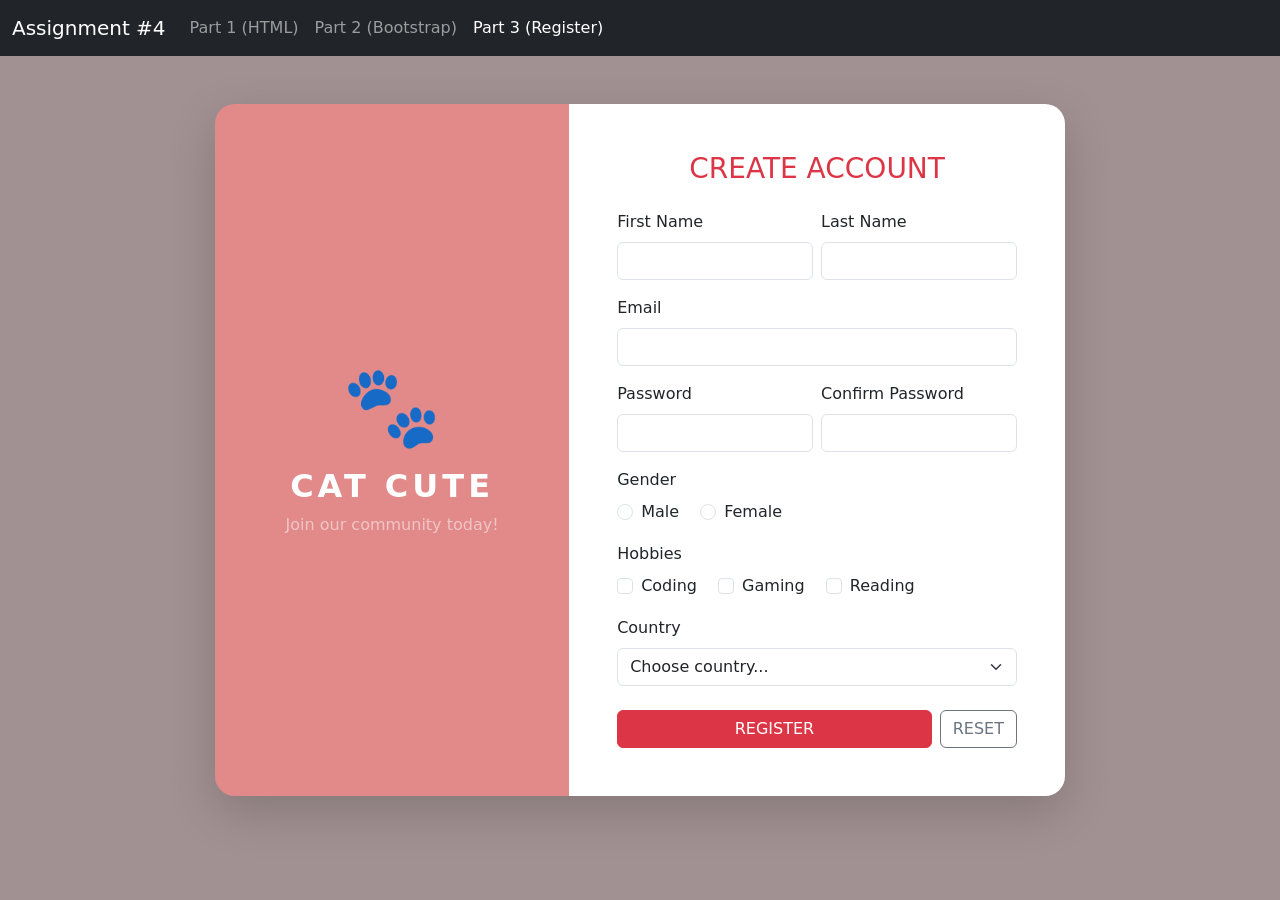
<file: register.html>
<!DOCTYPE html>
<html lang="ru">
<head>
  <meta charset="UTF-8">
  <meta name="viewport" content="width=device-width, initial-scale=1.0">
  <title>Task 3</title>
  <link href="https://cdn.jsdelivr.net/npm/bootstrap@5.3.0/dist/css/bootstrap.min.css" rel="stylesheet">
  <link rel="stylesheet" href="style.css">
</head>
<body class="cat-theme">
    <nav class="navbar navbar-expand-lg navbar-dark bg-dark">
        <div class="container-fluid">
            <a class="navbar-brand" href="#">Assignment #4</a>
            <div class="collapse navbar-collapse">
                <ul class="navbar-nav me-auto mb-2 mb-lg-0">
                    <li class="nav-item"><a class="nav-link" href="index.html">Part 1 (HTML)</a></li>
                    <li class="nav-item"><a class="nav-link" href="bootstrap.html">Part 2 (Bootstrap)</a></li>
                    <li class="nav-item"><a class="nav-link active" href="register.html">Part 3 (Register)</a></li>
                </ul>
            </div>
        </div>
    </nav>

    <div class="container my-5 d-flex justify-content-center">
        <div class="cat-card row g-0 shadow-lg">
            <div class="col-md-5 cat-left d-flex flex-column align-items-center justify-content-center p-4">
                <div class="cat-icon">🐾</div>
                <h2 class="cat-title fw-bold">CAT CUTE</h2>
                <p class="text-center text-white-50">Join our community today!</p>
            </div>
            <div class="col-md-7 cat-right p-4 p-md-5 bg-white">
                <h3 class="mb-4 text-center text-danger">CREATE ACCOUNT</h3>
                
                <form class="needs-validation" novalidate>
                    <div class="row g-2 mb-3">
                        <div class="col-md-6">
                            <label for="firstName" class="form-label">First Name</label>
                            <input type="text" class="form-control" id="firstName" required>
                            <div class="invalid-feedback">First name required.</div>
                        </div>
                        <div class="col-md-6">
                            <label for="lastName" class="form-label">Last Name</label>
                            <input type="text" class="form-control" id="lastName" required>
                            <div class="invalid-feedback">Last name required.</div>
                        </div>
                    </div>

                    <div class="mb-3">
                        <label for="regEmail" class="form-label">Email</label>
                        <input type="email" class="form-control" id="regEmail" required>
                        <div class="invalid-feedback">Valid email required.</div>
                    </div>

                    <div class="row g-2 mb-3">
                        <div class="col-md-6">
                            <label for="password" class="form-label">Password</label>
                            <input type="password" class="form-control" id="password" minlength="8" required>
                            <div class="invalid-feedback">Min 8 characters required.</div>
                        </div>
                        <div class="col-md-6">
                            <label for="confirmPassword" class="form-label">Confirm Password</label>
                            <input type="password" class="form-control" id="confirmPassword" minlength="8" required>
                            <div class="invalid-feedback">Password must match.</div>
                        </div>
                    </div>

                    <div class="mb-3">
                        <label class="form-label d-block">Gender</label>
                        <div class="form-check form-check-inline">
                            <input class="form-check-input" type="radio" name="gender" id="male" value="male" required>
                            <label class="form-check-label" for="male">Male</label>
                        </div>
                        <div class="form-check form-check-inline">
                            <input class="form-check-input" type="radio" name="gender" id="female" value="female" required>
                            <label class="form-check-label" for="female">Female</label>
                        </div>
                    </div>

                    <div class="mb-3">
                        <label class="form-label d-block">Hobbies</label>
                        <div class="form-check form-check-inline">
                            <input class="form-check-input" type="checkbox" id="coding">
                            <label class="form-check-label" for="coding">Coding</label>
                        </div>
                        <div class="form-check form-check-inline">
                            <input class="form-check-input" type="checkbox" id="gaming">
                            <label class="form-check-label" for="gaming">Gaming</label>
                        </div>
                        <div class="form-check form-check-inline">
                            <input class="form-check-input" type="checkbox" id="reading">
                            <label class="form-check-label" for="reading">Reading</label>
                        </div>
                    </div>

                    <div class="mb-4">
                        <label for="country" class="form-label">Country</label>
                        <select class="form-select" id="country" required>
                            <option value="" selected disabled>Choose country...</option>
                            <option value="kz">Kazakhstan</option>
                            <option value="us">USA</option>
                            <option value="uk">UK</option>
                        </select>
                        <div class="invalid-feedback">Please select a country.</div>
                    </div>

                    <div class="d-flex gap-2">
                        <button type="submit" class="btn btn-danger flex-grow-1">REGISTER</button>
                        <button type="reset" class="btn btn-outline-secondary">RESET</button>
                    </div>
                </form>
            </div>
        </div>
    </div>

  <script>
    (() => {
      'use strict'
      const forms = document.querySelectorAll('.needs-validation')
      Array.from(forms).forEach(form => {
        form.addEventListener('submit', event => {
          const pass = document.getElementById('password');
          const confirmPass = document.getElementById('confirmPassword');

          if (pass.value !== confirmPass.value) {
            confirmPass.setCustomValidity("Passwords don't match");
          } else {
            confirmPass.setCustomValidity("");
          }

          if (!form.checkValidity()) {
            event.preventDefault()
            event.stopPropagation()
          }
          form.classList.add('was-validated')
        }, false)
      })
    })()
  </script>
</body>
</html>
</file>
<file: style.css>
/*Task1*/
body.celestial-theme {
  background-image: url(images/Без\ названия\ \(42\).jfif);
  background-repeat: no-repeat;
  background-size: 100%;
  min-height: 100vh;
  font-family: 'Segoe UI', Tahoma, Geneva, Verdana, sans-serif;
}

.celestial-card {
  background: rgba(255, 255, 255, 0.85);
  border: 3px solid #d4b2d8;
  border-radius: 40px;
  box-shadow: 0 10px 30px rgba(116, 84, 133, 0.2);
  max-width: 480px;
  width: 100%;
}

.celestial-title {
  color: #7b699a;
  letter-spacing: 2px;
}

.celestial-input {
  border-radius: 20px;
  border: 1.5px solid #d4b2d8;
  background-color: #fffafc;
}

.celestial-btn {
  background-color: #9295c4;
  color: white;
  border: none;
  border-radius: 25px;
  padding: 12px;
  font-weight: bold;
  letter-spacing: 1px;
  transition: all 0.3s ease;
}

.celestial-btn:hover {
  background-color: #7b7ea9;
}

/*Task2*/
body.kawaii-theme {
  background-image: url(images/Gemini_Generated_Image_sai96ysai96ysai9.jfif);
  background-size: cover;
  min-height: 100vh;
}

.kawaii-card {
  background: #ffe3ec;
  border: 3px solid #d1496b;
  border-radius: 20px;
  box-shadow: 5px 5px 0px #d1496b;
}

.kawaii-header {
  background: #f17a99;
  color: white;
  border-radius: 12px;
  padding: 6px;
  font-weight: bold;
  letter-spacing: 1px;
}

.kawaii-input {
  border-radius: 15px;
  border: 2px solid #d1496b;
}

.kawaii-btn {
  background-color: #d1496b;
  color: white;
  border-radius: 15px;
  font-weight: bold;
  border: none;
}

.kawaii-btn:hover {
  background-color: #b03452;
  color: white;
}

body.cat-theme {
  background: #a29193;
  min-height: 100vh;
}
/*Task3*/
.cat-card {
  border-radius: 20px;
  overflow: hidden;
  max-width: 850px;
  width: 100%;
}

.cat-left {
  background-color: #e28a8a;
  color: white;
}

.cat-icon {
  font-size: 80px;
}

.cat-title {
  letter-spacing: 4px;
}
</file>
